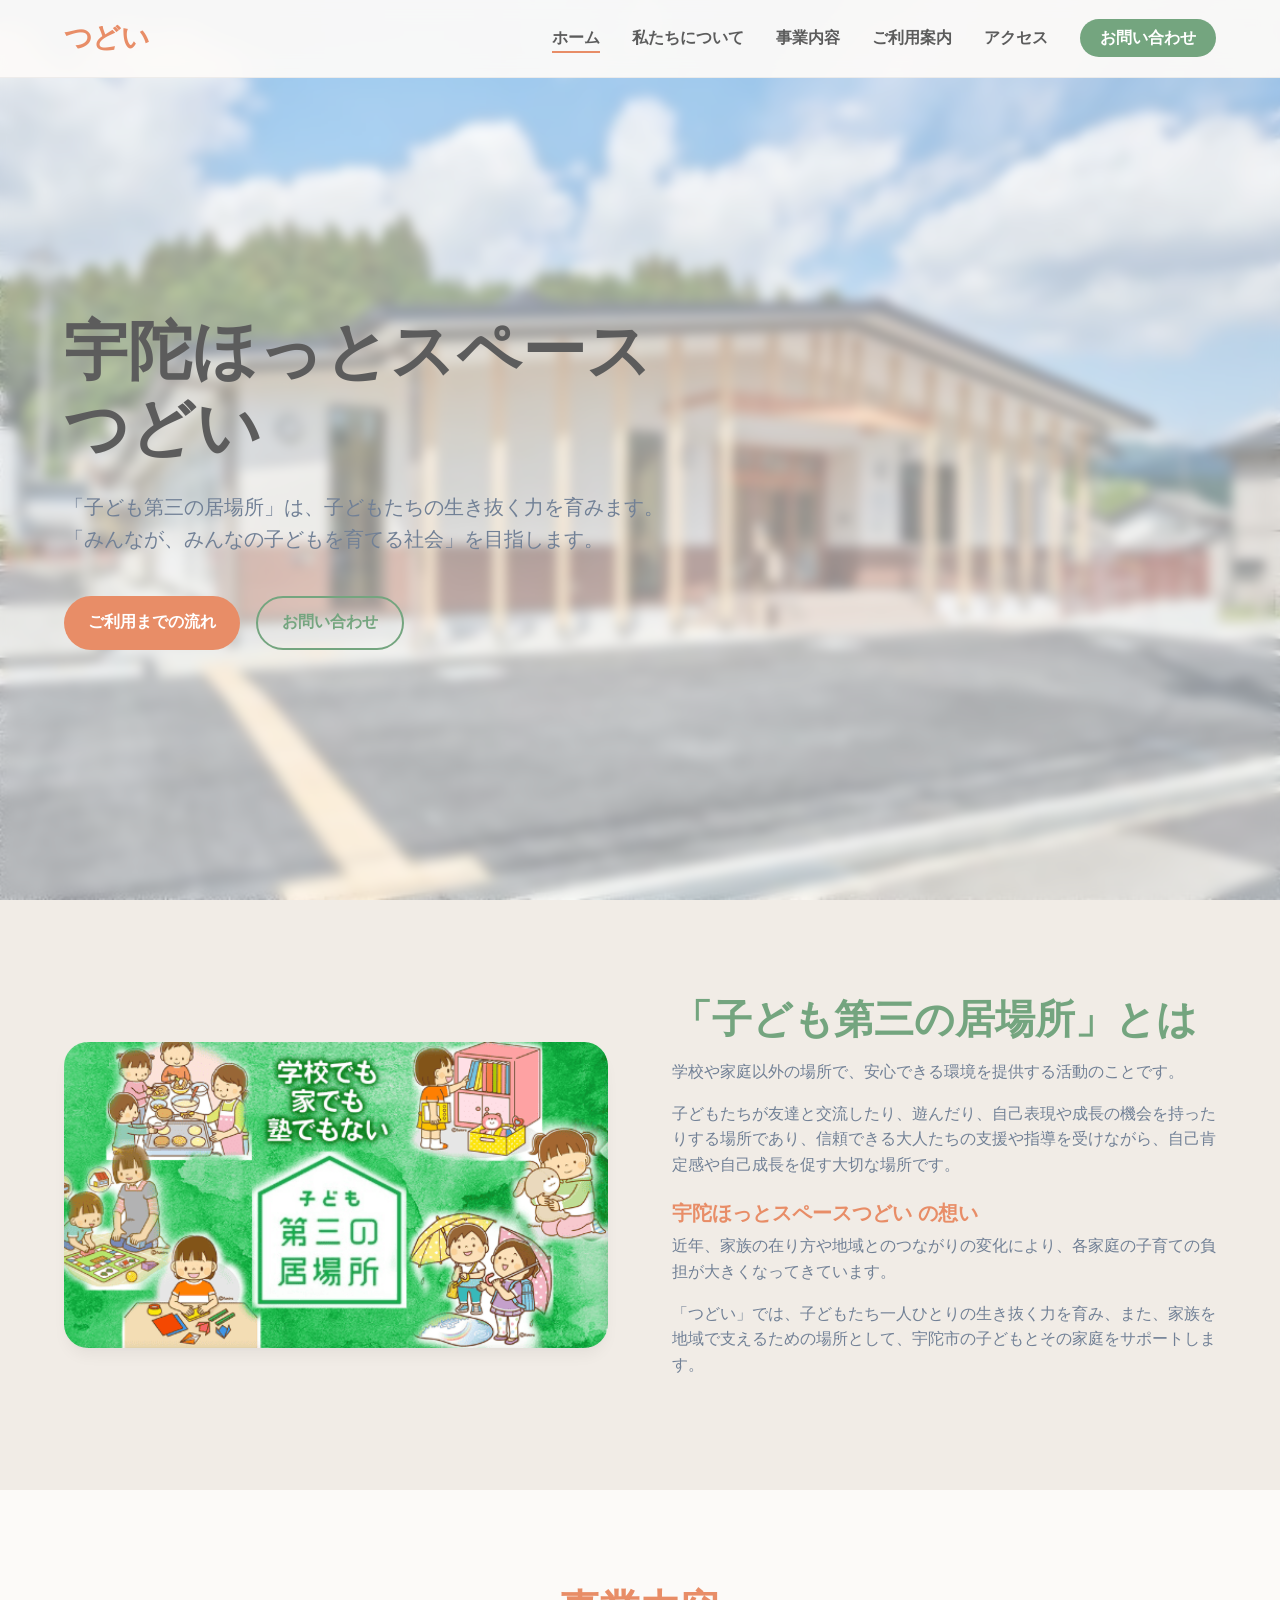
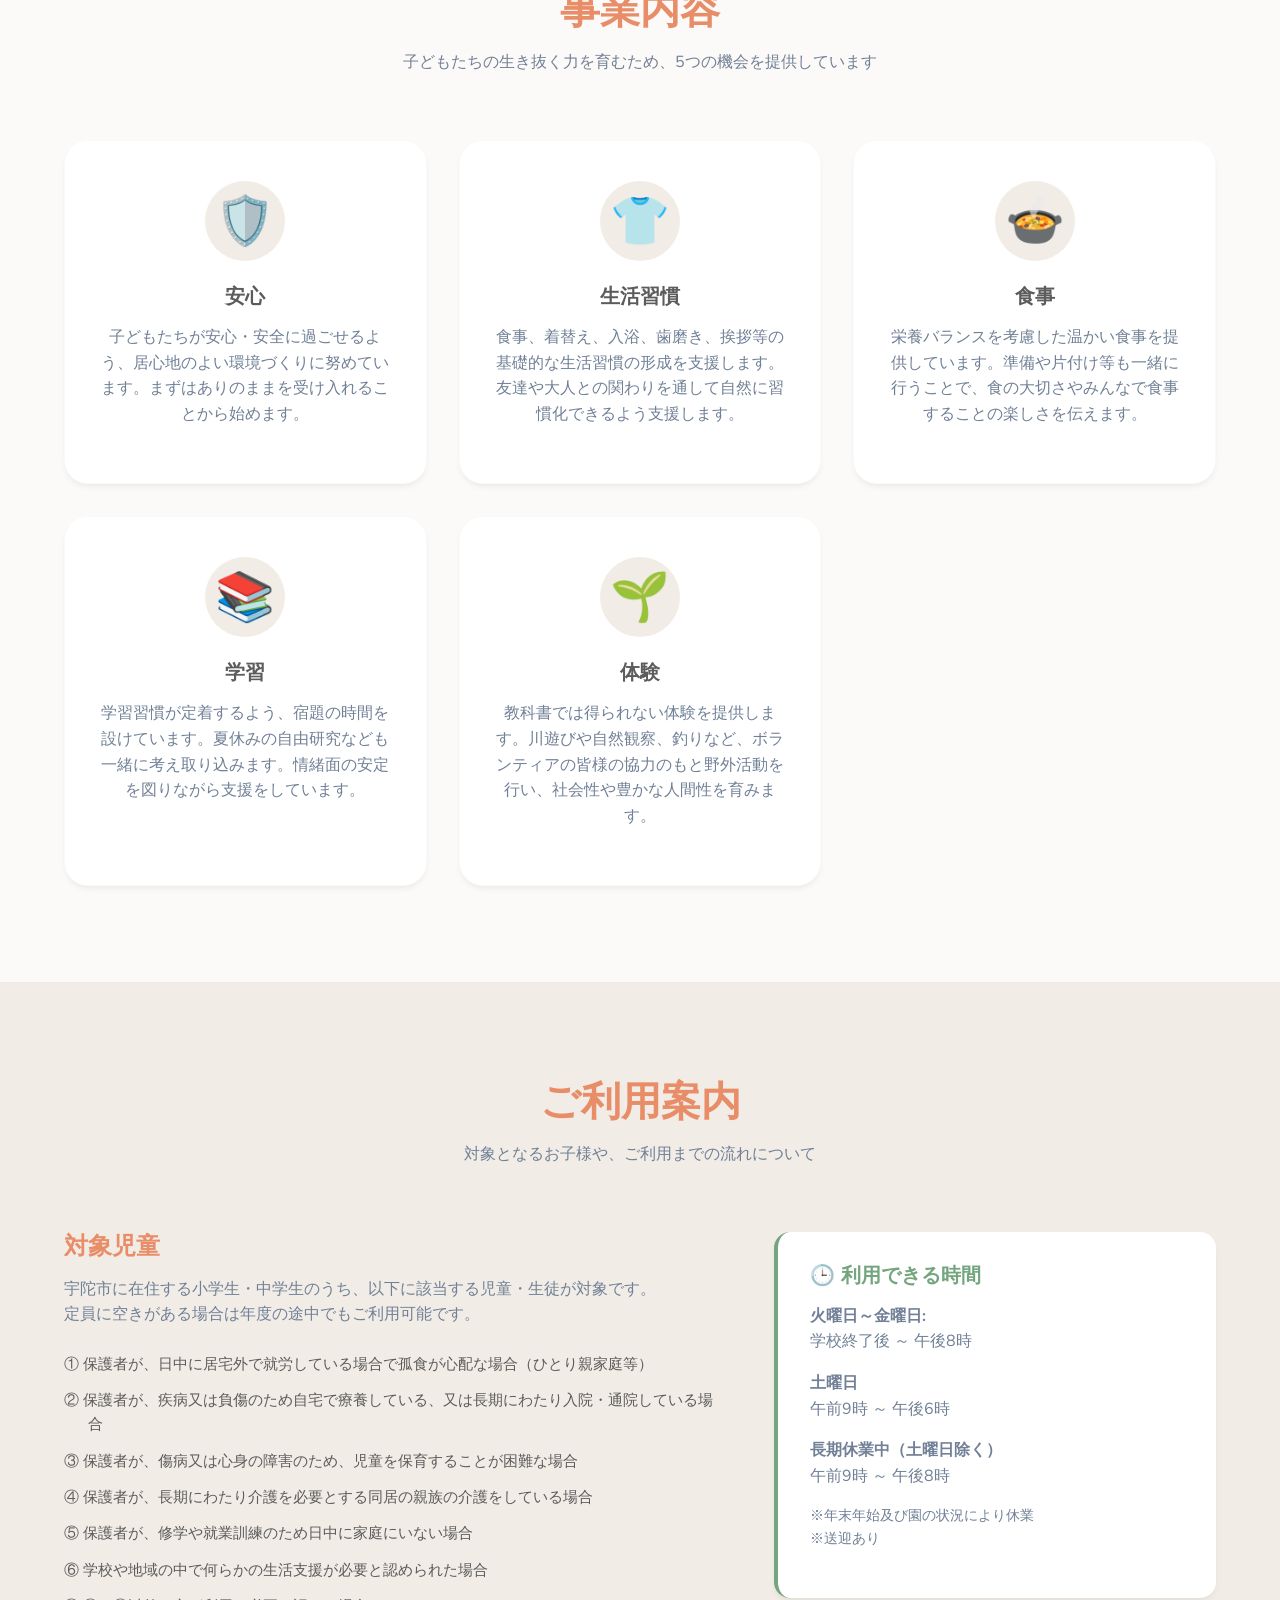
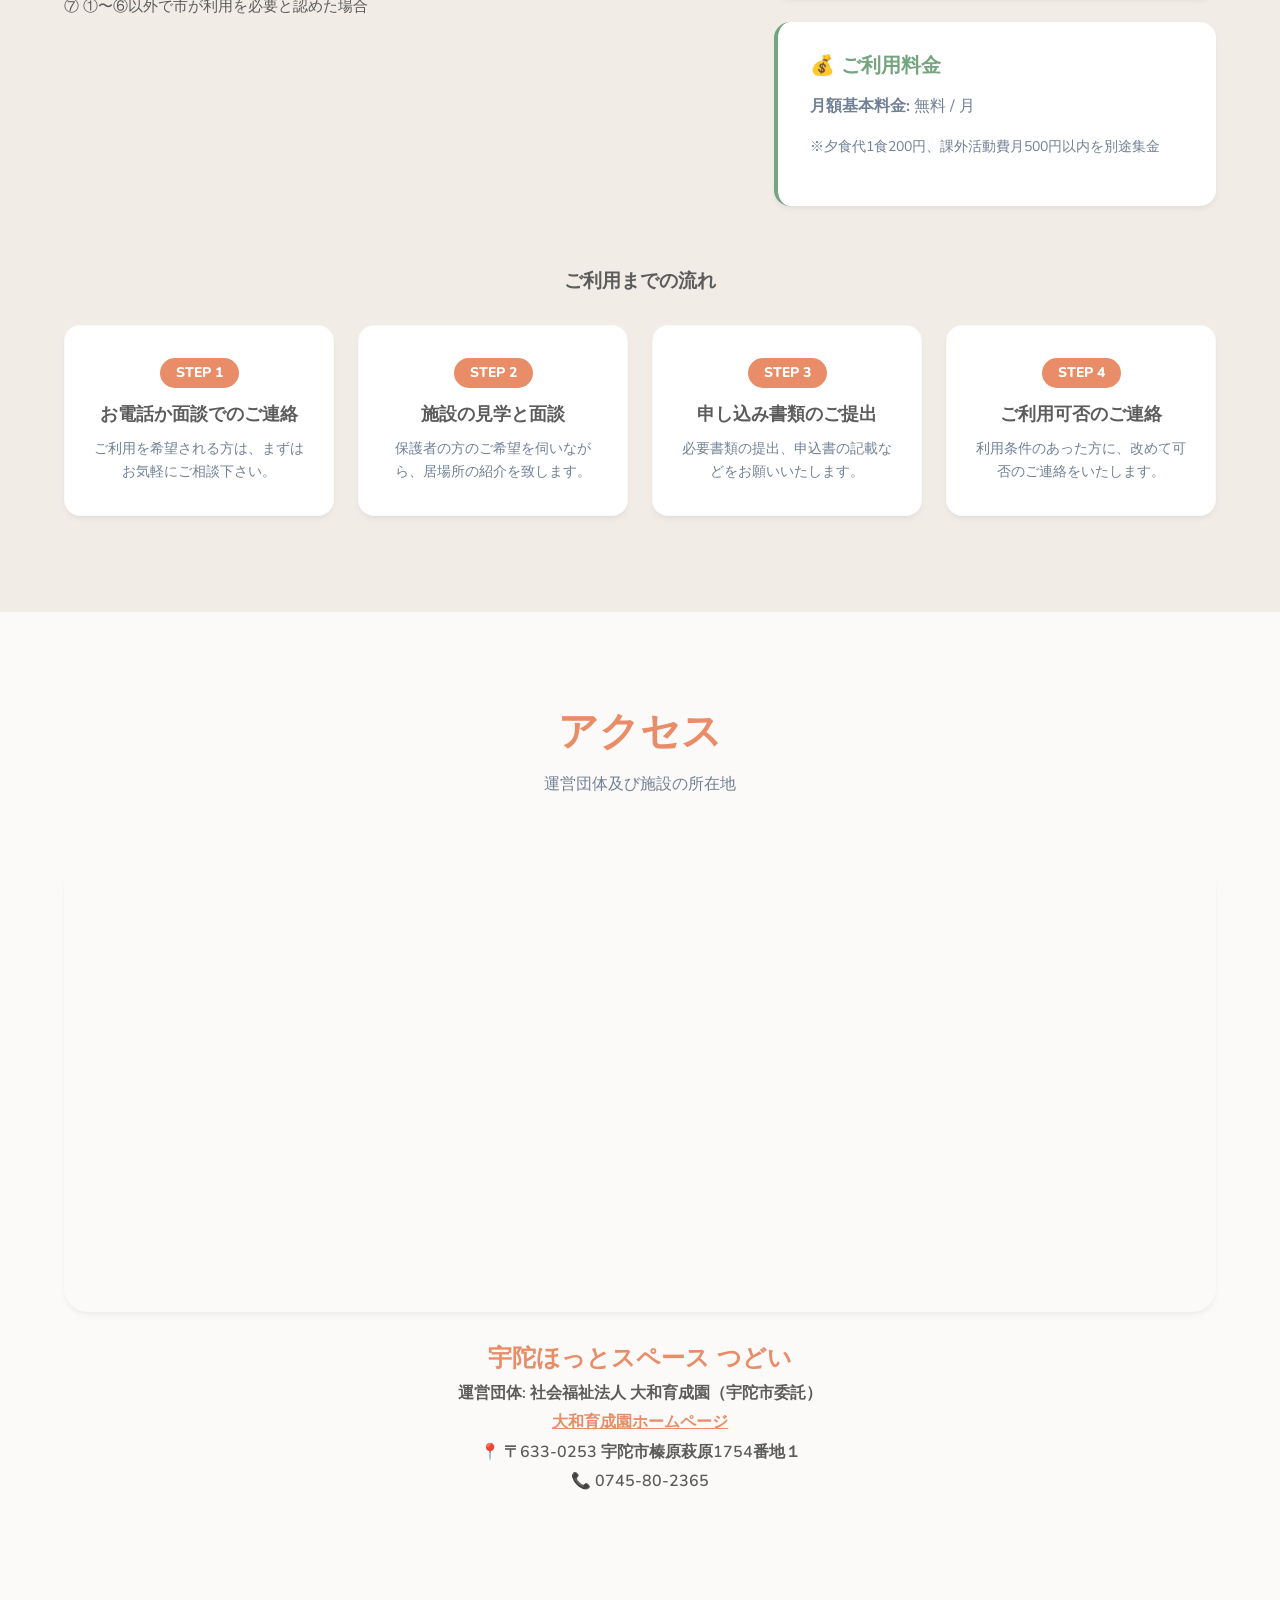
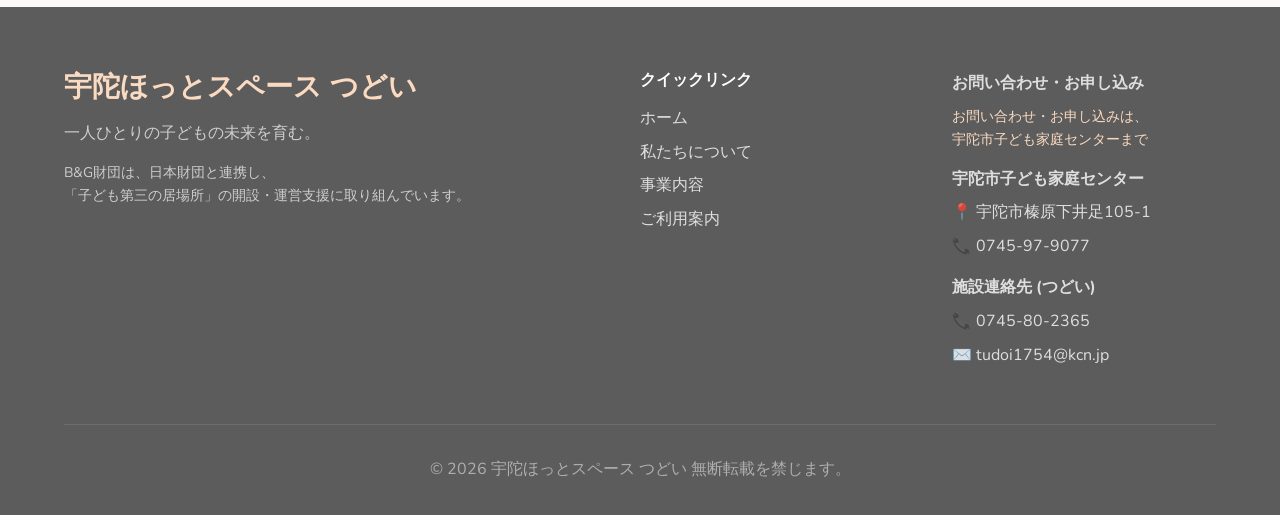
<file: index.html>
<!DOCTYPE html>
<html lang="ja">

<head>
    <meta charset="UTF-8">
    <meta name="viewport" content="width=device-width, initial-scale=1.0">
    <title>宇陀ほっとスペースつどい</title>
    <meta name="description" content="つどい：子どもの総合的な成長に焦点を当てた、安全で温かい託児サービス。">
    <link rel="preconnect" href="https://fonts.googleapis.com">
    <link rel="preconnect" href="https://fonts.gstatic.com" crossorigin>
    <link href="https://fonts.googleapis.com/css2?family=Nunito:wght@400;600;700;800&display=swap" rel="stylesheet">
    <link rel="stylesheet" href="styles/main.css">
</head>

<nav class="navbar">
    <div class="nav-container">
        <a href="index.html" class="nav-brand">つどい</a>
        <button class="nav-toggle" id="nav-toggle" aria-label="ナビゲーションを切り替える">
            <span></span>
            <span></span>
            <span></span>
        </button>
        <ul class="nav-menu" id="nav-menu">
            <li><a href="#hero" class="nav-link active">ホーム</a></li>
            <li><a href="#about" class="nav-link">私たちについて</a></li>
            <li><a href="#features" class="nav-link">事業内容</a></li>
            <li><a href="#usage" class="nav-link">ご利用案内</a></li>
            <li><a href="#access" class="nav-link">アクセス</a></li>
            <li><a href="#contact" class="nav-link cta">お問い合わせ</a></li>
        </ul>
    </div>
</nav>

<main>
    <section id="hero" class="hero">
        <div class="container">
            <div class="hero-content fade-in-up">
                <h1>宇陀ほっとスペース<br>つどい</h1>
                <p>「子ども第三の居場所」は、子どもたちの生き抜く力を育みます。<br>「みんなが、みんなの子どもを育てる社会」を目指します。</p>
                <div class="hero-actions">
                    <a href="#usage" class="btn btn-primary">ご利用までの流れ</a>
                    <a href="#contact" class="btn btn-secondary">お問い合わせ</a>
                </div>
            </div>

        </div>
    </section>

    <section id="about" class="about section-padding alt-bg">
        <div class="container">
            <div class="about-grid">
                <div class="about-visual fade-in scroll-trigger">
                    <img src="images/Untitled.png" alt="安心して過ごせる環境"
                        style="width: 100%; border-radius: var(--radius-lg); box-shadow: var(--shadow-md);">
                </div>
                <div class="about-text fade-in-up scroll-trigger delay-1">
                    <h2>「子ども第三の居場所」とは</h2>
                    <p>学校や家庭以外の場所で、安心できる環境を提供する活動のことです。</p>
                    <p>子どもたちが友達と交流したり、遊んだり、自己表現や成長の機会を持ったりする場所であり、信頼できる大人たちの支援や指導を受けながら、自己肯定感や自己成長を促す大切な場所です。</p>
                    <div style="margin-top: 1.5rem;">
                        <h3 style="font-size: 1.25rem; color: var(--color-primary); margin-bottom: 0.5rem;">宇陀ほっとスペースつどい
                            の想い</h3>
                        <p>近年、家族の在り方や地域とのつながりの変化により、各家庭の子育ての負担が大きくなってきています。</p>
                        <p>「つどい」では、子どもたち一人ひとりの生き抜く力を育み、また、家族を地域で支えるための場所として、宇陀市の子どもとその家庭をサポートします。</p>
                    </div>
                </div>
            </div>
        </div>
    </section>

    <section id="features" class="features section-padding">
        <div class="container">
            <div class="section-header fade-in-up scroll-trigger">
                <h2>事業内容</h2>
                <p>子どもたちの生き抜く力を育むため、5つの機会を提供しています</p>
            </div>
            <div class="features-grid">
                <div class="feature-card hover-lift fade-in-up scroll-trigger">
                    <div class="feature-icon">🛡️</div>
                    <h3>安心</h3>
                    <p>子どもたちが安心・安全に過ごせるよう、居心地のよい環境づくりに努めています。まずはありのままを受け入れることから始めます。</p>
                </div>
                <div class="feature-card hover-lift fade-in-up scroll-trigger delay-1">
                    <div class="feature-icon">👕</div>
                    <h3>生活習慣</h3>
                    <p>食事、着替え、入浴、歯磨き、挨拶等の基礎的な生活習慣の形成を支援します。友達や大人との関わりを通して自然に習慣化できるよう支援します。</p>
                </div>
                <div class="feature-card hover-lift fade-in-up scroll-trigger delay-2">
                    <div class="feature-icon">🍲</div>
                    <h3>食事</h3>
                    <p>栄養バランスを考慮した温かい食事を提供しています。準備や片付け等も一緒に行うことで、食の大切さやみんなで食事することの楽しさを伝えます。</p>
                </div>
                <div class="feature-card hover-lift fade-in-up scroll-trigger">
                    <div class="feature-icon">📚</div>
                    <h3>学習</h3>
                    <p>学習習慣が定着するよう、宿題の時間を設けています。夏休みの自由研究なども一緒に考え取り込みます。情緒面の安定を図りながら支援をしています。</p>
                </div>
                <div class="feature-card hover-lift fade-in-up scroll-trigger delay-1">
                    <div class="feature-icon">🌱</div>
                    <h3>体験</h3>
                    <p>教科書では得られない体験を提供します。川遊びや自然観察、釣りなど、ボランティアの皆様の協力のもと野外活動を行い、社会性や豊かな人間性を育みます。</p>
                </div>
            </div>
        </div>
    </section>

    <section id="usage" class="usage section-padding alt-bg">
        <div class="container">
            <div class="section-header fade-in-up scroll-trigger">
                <h2>ご利用案内</h2>
                <p>対象となるお子様や、ご利用までの流れについて</p>
            </div>
            <div class="usage-grid">
                <div class="usage-info fade-in-up scroll-trigger">
                    <h3>対象児童</h3>
                    <p>宇陀市に在住する小学生・中学生のうち、以下に該当する児童・生徒が対象です。<br>定員に空きがある場合は年度の途中でもご利用可能です。</p>
                    <ul class="target-list">
                        <li>① 保護者が、日中に居宅外で就労している場合で孤食が心配な場合（ひとり親家庭等）</li>
                        <li>② 保護者が、疾病又は負傷のため自宅で療養している、又は長期にわたり入院・通院している場合</li>
                        <li>③ 保護者が、傷病又は心身の障害のため、児童を保育することが困難な場合</li>
                        <li>④ 保護者が、長期にわたり介護を必要とする同居の親族の介護をしている場合</li>
                        <li>⑤ 保護者が、修学や就業訓練のため日中に家庭にいない場合</li>
                        <li>⑥ 学校や地域の中で何らかの生活支援が必要と認められた場合</li>
                        <li>⑦ ①〜⑥以外で市が利用を必要と認めた場合</li>
                    </ul>
                </div>
                <div class="usage-details fade-in-up scroll-trigger delay-1">
                    <div class="info-card">
                        <h4>🕒 利用できる時間</h4>
                        <p><strong>火曜日～金曜日:</strong></br> 学校終了後 ～ 午後8時</p>
                        <p><strong>土曜日</strong> </br>午前9時 ～ 午後6時</p>
                        <p><strong>長期休業中（土曜日除く）</strong> </br>午前9時 ～ 午後8時</p>
                        <p class="note"
                            style="font-size: 0.875rem; color: var(--color-text-light); margin-top: 0.5rem;">
                            ※年末年始及び園の状況により休業<br>※送迎あり</p>
                    </div>
                    <div class="info-card" style="margin-top: 1.5rem;">
                        <h4>💰 ご利用料金</h4>
                        <p><strong>月額基本料金:</strong> 無料 / 月</p>
                        <p class="note"
                            style="font-size: 0.875rem; color: var(--color-text-light); margin-top: 0.5rem;">
                            ※夕食代1食200円、課外活動費月500円以内を別途集金</p>
                    </div>
                </div>
            </div>

            <div class="flow-section fade-in-up scroll-trigger" style="margin-top: 4rem;">
                <h3 class="text-center" style="margin-bottom: 2rem;">ご利用までの流れ</h3>
                <div class="flow-grid">
                    <div class="flow-step">
                        <div class="step-num">STEP 1</div>
                        <h4>お電話か面談でのご連絡</h4>
                        <p>ご利用を希望される方は、まずはお気軽にご相談下さい。</p>
                    </div>
                    <div class="flow-step">
                        <div class="step-num">STEP 2</div>
                        <h4>施設の見学と面談</h4>
                        <p>保護者の方のご希望を伺いながら、居場所の紹介を致します。</p>
                    </div>
                    <div class="flow-step">
                        <div class="step-num">STEP 3</div>
                        <h4>申し込み書類のご提出</h4>
                        <p>必要書類の提出、申込書の記載などをお願いいたします。</p>
                    </div>
                    <div class="flow-step">
                        <div class="step-num">STEP 4</div>
                        <h4>ご利用可否のご連絡</h4>
                        <p>利用条件のあった方に、改めて可否のご連絡をいたします。</p>
                    </div>
                </div>
            </div>
        </div>
    </section>

    <section id="access" class="access section-padding">
        <div class="container">
            <div class="section-header fade-in-up scroll-trigger">
                <h2>アクセス</h2>
                <p>運営団体及び施設の所在地</p>
            </div>
            <div class="access-content fade-in-up scroll-trigger delay-1">
                <div class="map-container"
                    style="border-radius: var(--radius-lg); overflow: hidden; box-shadow: var(--shadow-sm); aspect-ratio: 16/9; width: 100%; max-height: 450px;">
                    <iframe
                        src="https://www.google.com/maps/embed?pb=!1m18!1m12!1m3!1d821.7034684199667!2d135.95558616954432!3d34.53294330311416!2m3!1f0!2f0!3f0!3m2!1i1024!2i768!4f13.1!3m3!1m2!1s0x6006b458d2a550a7%3A0x3ab9822250609382!2z44CSNjMzLTAyNTMg5aWI6Imv55yM5a6H6ZmA5biC5qab5Y6f6JCp5Y6f77yR77yX77yV77yU4oiS77yZ!5e0!3m2!1sja!2sjp!4v1785568274852!5m2!1sja!2sjp"
                        width="100%" height="100%" style="border:0;" allowfullscreen="" loading="lazy"
                        referrerpolicy="no-referrer-when-downgrade"></iframe>
                </div>
                <div class="access-details" style="margin-top: 2rem; text-align: center;">
                    <h3 style="color: var(--color-primary); font-size: 1.5rem; margin-bottom: 0.5rem;">宇陀ほっとスペース つどい
                    </h3>
                    <p style="margin-bottom: 0.25rem; font-weight: 600; color: var(--color-text);">運営団体: 社会福祉法人
                        大和育成園（宇陀市委託）</p>
                    <p style="margin-bottom: 0.25rem; font-weight: 600; color: var(--color-primary);"><a
                            href="http://www.yamato-ikuseien.or.jp/"
                            style="color: var(--color-primary); text-decoration: underline;">大和育成園ホームページ</a>
                    </p>
                    <p style="margin-bottom: 0.25rem; font-weight: 600; color: var(--color-text)">📍 〒633-0253
                        宇陀市榛原萩原1754番地１</p>
                    <p style="font-weight: 600; color: var(--color-text)">📞 0745-80-2365</p>
                </div>
            </div>
        </div>
    </section>
</main>

<footer id="contact" class="footer">
    <div class="container">
        <div class="footer-grid">
            <div class="footer-brand">
                <h3>宇陀ほっとスペース つどい</h3>
                <p>一人ひとりの子どもの未来を育む。</p>
                <p style="margin-top: 1rem; font-size: 0.875rem;">B&G財団は、日本財団と連携し、<br>「子ども第三の居場所」の開設・運営支援に取り組んでいます。</p>
            </div>
            <div class="footer-links">
                <h4>クイックリンク</h4>
                <ul>
                    <li><a href="#hero">ホーム</a></li>
                    <li><a href="#about">私たちについて</a></li>
                    <li><a href="#features">事業内容</a></li>
                    <li><a href="#usage">ご利用案内</a></li>
                </ul>
            </div>
            <div class="footer-contact">
                <p><strong>お問い合わせ・お申し込み</strong></p>
                <p style="font-size: 0.9rem; margin-bottom: 1rem; color: var(--color-peach);">
                    お問い合わせ・お申し込みは、</br>宇陀市子ども家庭センターまで<br>
                </p>
                <p><strong>宇陀市子ども家庭センター</strong></p>
                <p>📍 宇陀市榛原下井足105-1</p>
                <p>📞 0745-97-9077</p>
                <p style="margin-top: 1rem;"><strong>施設連絡先 (つどい)</strong></p>
                <p>📞 0745-80-2365</p>
                <p>✉️ tudoi1754@kcn.jp</p>
            </div>
        </div>
        <div class="footer-bottom">
            <p>&copy; 2026 宇陀ほっとスペース つどい 無断転載を禁じます。</p>
        </div>
    </div>
</footer>

<script src="scripts/main.js"></script>
</body>

</html>
</file>
<file: styles/main.css>
/* ==========================================================================
   CSS CUSTOM PROPERTIES (VARIABLES)
   ========================================================================== */
:root {
    /* Brand Palette - Warm, approachable, premium */
    --color-primary: #E88D67;
    /* Soft Terracotta */
    --color-primary-hover: #D77A55;
    --color-secondary: #74A57F;
    /* Sage Green */
    --color-secondary-hover: #608F6A;

    /* Backgrounds & Neutrals */
    --color-bg: #FCFAF8;
    /* Warm Ivory */
    --color-bg-alt: #F1ECE6;
    /* Soft Sand */
    --color-text: #5c5c5c;
    /* Slate Gray */
    --color-text-light: #718096;

    /* Accents */
    --color-peach: #FADAC1;
    --color-mint: #C4E4D7;
    --color-lavender: #E0DAEF;
    --color-sand: #EAE2D8;

    /* Typography */
    --font-main: 'Nunito', sans-serif;

    /* Layout */
    --max-width: 1200px;
    --radius-sm: 8px;
    --radius-md: 16px;
    --radius-lg: 24px;
    --radius-pill: 999px;

    /* Shadows */
    --shadow-sm: 0 4px 6px -1px rgba(0, 0, 0, 0.05), 0 2px 4px -1px rgba(0, 0, 0, 0.03);
    --shadow-md: 0 10px 15px -3px rgba(0, 0, 0, 0.05), 0 4px 6px -2px rgba(0, 0, 0, 0.025);
    --shadow-lg: 0 20px 25px -5px rgba(0, 0, 0, 0.05), 0 10px 10px -5px rgba(0, 0, 0, 0.02);

    /* Transitions */
    --transition-fast: 0.2s cubic-bezier(0.4, 0, 0.2, 1);
    --transition-base: 0.3s cubic-bezier(0.4, 0, 0.2, 1);
    --transition-slow: 0.6s cubic-bezier(0.4, 0, 0.2, 1);
}

/* ==========================================================================
   RESET & BASE
   ========================================================================== */
*,
*::before,
*::after {
    box-sizing: border-box;
    margin: 0;
    padding: 0;
}

html {
    scroll-behavior: smooth;
    font-size: 16px;
}

body {
    font-family: var(--font-main);
    background-color: var(--color-bg);
    color: var(--color-text);
    line-height: 1.6;
    overflow-x: hidden;
}

a {
    color: inherit;
    text-decoration: none;
    transition: color var(--transition-fast);
}

ul {
    list-style: none;
}

img {
    max-width: 100%;
    height: auto;
    display: block;
}

h1,
h2,
h3,
h4,
h5,
h6 {
    line-height: 1.2;
    font-weight: 800;
    color: var(--color-text);
    margin-bottom: 1rem;
}

p {
    margin-bottom: 1rem;
    color: var(--color-text-light);
}

.container {
    width: 100%;
    max-width: var(--max-width);
    margin: 0 auto;
    padding: 0 1.5rem;
}

.text-center {
    text-align: center;
}

/* ==========================================================================
   UTILITY & ANIMATIONS
   ========================================================================== */
.section-padding {
    padding: 6rem 0;
}

.alt-bg {
    background-color: var(--color-bg-alt);
}

.hover-lift {
    transition: transform var(--transition-base), box-shadow var(--transition-base);
}

.hover-lift:hover {
    transform: translateY(-8px);
    box-shadow: var(--shadow-lg);
}

/* CSS Keyframes for initial entry */
@keyframes fadeInUp {
    from {
        opacity: 0;
        transform: translateY(30px);
    }

    to {
        opacity: 1;
        transform: translateY(0);
    }
}

@keyframes fadeIn {
    from {
        opacity: 0;
    }

    to {
        opacity: 1;
    }
}

.fade-in-up {
    animation: fadeInUp 0.8s var(--transition-base) forwards;
}

.fade-in {
    animation: fadeIn 1s var(--transition-base) forwards;
}

/* Scroll Trigger Utility Classes */
.scroll-trigger {
    opacity: 0;
    transform: translateY(30px);
    transition: opacity 0.8s var(--transition-base), transform 0.8s var(--transition-base);
}

.scroll-trigger.is-visible {
    opacity: 1;
    transform: translateY(0);
}

.delay-1 {
    animation-delay: 0.15s;
    transition-delay: 0.15s;
}

.delay-2 {
    animation-delay: 0.3s;
    transition-delay: 0.3s;
}

/* Buttons */
.btn {
    display: inline-flex;
    align-items: center;
    justify-content: center;
    padding: 0.75rem 1.5rem;
    border-radius: var(--radius-pill);
    font-weight: 700;
    cursor: pointer;
    border: none;
    transition: all var(--transition-fast);
}

.btn-primary {
    background-color: var(--color-primary);
    color: white;
}

.btn-primary:hover {
    background-color: var(--color-primary-hover);
    transform: scale(1.02);
}

.btn-secondary {
    background-color: transparent;
    color: var(--color-secondary);
    border: 2px solid var(--color-secondary);
}

.btn-secondary:hover {
    background-color: var(--color-secondary);
    color: white;
}

.btn.disabled {
    opacity: 0.5;
    cursor: not-allowed;
}

/* ==========================================================================
   NAVIGATION
   ========================================================================== */
.navbar {
    position: fixed;
    top: 0;
    left: 0;
    width: 100%;
    z-index: 1000;
    background-color: rgba(252, 250, 248, 0.95);
    backdrop-filter: blur(10px);
    border-bottom: 1px solid rgba(0, 0, 0, 0.05);
    transition: padding var(--transition-base), box-shadow var(--transition-base);
    padding: 1rem 0;
}

.navbar.scrolled {
    padding: 0.5rem 0;
    box-shadow: var(--shadow-sm);
}

.nav-container {
    max-width: var(--max-width);
    margin: 0 auto;
    padding: 0 1.5rem;
    display: flex;
    justify-content: space-between;
    align-items: center;
}

.nav-brand {
    font-size: 1.75rem;
    font-weight: 800;
    color: var(--color-primary);
    letter-spacing: -0.02em;
}

.nav-menu {
    display: flex;
    align-items: center;
    gap: 2rem;
}

.nav-link {
    font-weight: 600;
    color: var(--color-text);
    position: relative;
}

.nav-link::after {
    content: '';
    position: absolute;
    bottom: -4px;
    left: 0;
    width: 0;
    height: 2px;
    background-color: var(--color-primary);
    transition: width var(--transition-fast);
}

.nav-link:hover::after,
.nav-link.active::after {
    width: 100%;
}

.nav-link.cta {
    background-color: var(--color-secondary);
    color: white;
    padding: 0.5rem 1.25rem;
    border-radius: var(--radius-pill);
}

.nav-link.cta::after {
    display: none;
}

.nav-link.cta:hover {
    background-color: var(--color-secondary-hover);
    transform: translateY(-2px);
    box-shadow: var(--shadow-sm);
}

.nav-toggle {
    display: none;
    flex-direction: column;
    justify-content: space-between;
    width: 30px;
    height: 21px;
    background: transparent;
    border: none;
    cursor: pointer;
    z-index: 1001;
}

.nav-toggle span {
    width: 100%;
    height: 3px;
    background-color: var(--color-text);
    border-radius: 3px;
    transition: all var(--transition-fast);
}

/* ==========================================================================
   HERO SECTION
   ========================================================================== */
.hero {
    min-height: 100vh;
    display: flex;
    align-items: center;
    padding: 8rem 1.5rem 4rem;
    position: relative;
    overflow: hidden;
    background-image: url('../images/hero-bg.jpg');
    background-size: cover;
    background-position: center;
    background-attachment: fixed;
    /* Parallax effect for premium feel */
}

.hero::before {
    content: '';
    position: absolute;
    inset: 0;
    background: rgba(255, 255, 255, 0.5);
    /* Semi-transparent white */
    backdrop-filter: blur(6px);
    /* White blur effect */
    z-index: 1;
}

.hero .container {
    position: relative;
    z-index: 2;
    display: flex;
    align-items: center;
    justify-content: space-between;
    width: 100%;
    max-width: var(--max-width);
}

.hero-content {
    flex: 1;
    max-width: 600px;
    /* Removed z-index since it's controlled by .container */
}

.hero h1 {
    font-size: clamp(2.5rem, 5vw, 4rem);
    margin-bottom: 1.5rem;
}

.hero p {
    font-size: 1.25rem;
    margin-bottom: 2.5rem;
}

.hero-actions {
    display: flex;
    gap: 1rem;
    flex-wrap: wrap;
}



/* ==========================================================================
   FEATURES SECTION
   ========================================================================== */
.section-header {
    text-align: center;
    max-width: 700px;
    margin: 0 auto 4rem;
}

.section-header h2 {
    font-size: 2.5rem;
    color: var(--color-primary);
}

.features-grid {
    display: grid;
    grid-template-columns: repeat(auto-fit, minmax(280px, 1fr));
    gap: 2rem;
}

.feature-card {
    background: white;
    padding: 2.5rem 2rem;
    border-radius: var(--radius-lg);
    text-align: center;
    box-shadow: var(--shadow-sm);
    border: 1px solid rgba(0, 0, 0, 0.02);
}

.feature-icon {
    font-size: 3rem;
    margin-bottom: 1.5rem;
    background: var(--color-bg-alt);
    width: 80px;
    height: 80px;
    line-height: 80px;
    border-radius: 50%;
    margin-left: auto;
    margin-right: auto;
}

.feature-card h3 {
    font-size: 1.25rem;
}

/* ==========================================================================
   ABOUT SECTION
   ========================================================================== */
.about-grid {
    display: grid;
    grid-template-columns: 1fr 1fr;
    gap: 4rem;
    align-items: center;
}

.image-placeholder {
    width: 100%;
    aspect-ratio: 4/3;
    background-color: var(--color-sand);
    border-radius: var(--radius-lg);
    display: flex;
    align-items: center;
    justify-content: center;
    color: var(--color-text-light);
    font-weight: 600;
}

.about-text h2 {
    font-size: 2.5rem;
    color: var(--color-secondary);
}

.about-list {
    margin-top: 1.5rem;
}

.about-list li {
    font-weight: 600;
    margin-bottom: 0.75rem;
    display: flex;
    align-items: center;
    color: var(--color-text);
}

/* ==========================================================================
   USAGE & FLOW SECTION
   ========================================================================== */
.usage-grid {
    display: grid;
    grid-template-columns: 1.5fr 1fr;
    gap: 3rem;
}

.usage-info h3 {
    font-size: 1.5rem;
    color: var(--color-primary);
    margin-bottom: 1rem;
}

.target-list {
    margin-top: 1.5rem;
}

.target-list li {
    font-size: 0.95rem;
    margin-bottom: 0.75rem;
    padding-left: 1.5rem;
    text-indent: -1.5rem;
    color: var(--color-text);
}

.info-card {
    background: white;
    padding: 2rem;
    border-radius: var(--radius-md);
    box-shadow: var(--shadow-sm);
    border-left: 4px solid var(--color-secondary);
}

.info-card h4 {
    font-size: 1.25rem;
    color: var(--color-secondary);
    margin-bottom: 1rem;
    display: flex;
    align-items: center;
    gap: 0.5rem;
}

.flow-grid {
    display: grid;
    grid-template-columns: repeat(auto-fit, minmax(200px, 1fr));
    gap: 1.5rem;
}

.flow-step {
    background: white;
    padding: 2rem 1.5rem;
    border-radius: var(--radius-md);
    text-align: center;
    box-shadow: var(--shadow-sm);
    position: relative;
    border: 1px solid rgba(0,0,0,0.02);
    display: flex;
    flex-direction: column;
    align-items: center;
}

.step-num {
    background: var(--color-primary);
    color: white;
    font-weight: 800;
    font-size: 0.875rem;
    padding: 0.25rem 1rem;
    border-radius: var(--radius-pill);
    margin-bottom: 1rem;
    display: inline-block;
}

.flow-step h4 {
    font-size: 1.1rem;
    margin-bottom: 0.75rem;
}

.flow-step p {
    font-size: 0.9rem;
    margin-bottom: 0;
}

/* ==========================================================================
   FOOTER
   ========================================================================== */
.footer {
    background-color: var(--color-text);
    color: white;
    padding: 4rem 0 2rem;
}

.footer-grid {
    display: grid;
    grid-template-columns: 2fr 1fr 1fr;
    gap: 3rem;
    margin-bottom: 3rem;
}

.footer h3,
.footer h4 {
    color: white;
}

.footer-brand h3 {
    color: var(--color-peach);
    font-size: 1.75rem;
}

.footer-brand p {
    color: rgba(255, 255, 255, 0.7);
}

.footer-links ul li {
    margin-bottom: 0.5rem;
}

.footer-links a {
    color: rgba(255, 255, 255, 0.8);
}

.footer-links a:hover {
    color: var(--color-peach);
}

.footer-contact p {
    color: rgba(255, 255, 255, 0.8);
    margin-bottom: 0.5rem;
}

.footer-bottom {
    text-align: center;
    padding-top: 2rem;
    border-top: 1px solid rgba(255, 255, 255, 0.1);
}

.footer-bottom p {
    color: rgba(255, 255, 255, 0.5);
    margin: 0;
}

/* ==========================================================================
   RESPONSIVE DESIGN (MEDIA QUERIES)
   ========================================================================== */
@media (max-width: 900px) {
    .hero {
        padding-top: 8rem;
    }

    .hero .container {
        flex-direction: column;
        text-align: center;
    }

    .hero-actions {
        justify-content: center;
    }



    .about-grid {
        grid-template-columns: 1fr;
    }

    .usage-grid {
        grid-template-columns: 1fr;
        gap: 2rem;
    }

    .footer-grid {
        grid-template-columns: 1fr;
        gap: 2rem;
    }
}

@media (max-width: 768px) {
    .hero {
        padding-top: 6rem;
    }
    


    .nav-toggle {
        display: flex;
    }

    .nav-menu {
        position: absolute;
        top: 100%;
        left: 0;
        width: 100%;
        background-color: white;
        flex-direction: column;
        padding: 2rem 0;
        gap: 1.5rem;
        box-shadow: var(--shadow-md);
        clip-path: polygon(0 0, 100% 0, 100% 0, 0 0);
        transition: clip-path var(--transition-base);
    }

    .nav-menu.active {
        clip-path: polygon(0 0, 100% 0, 100% 100%, 0 100%);
    }

    .nav-toggle.open span:nth-child(1) {
        transform: translateY(9px) rotate(45deg);
    }

    .nav-toggle.open span:nth-child(2) {
        opacity: 0;
    }

    .nav-toggle.open span:nth-child(3) {
        transform: translateY(-9px) rotate(-45deg);
    }
}
</file>
